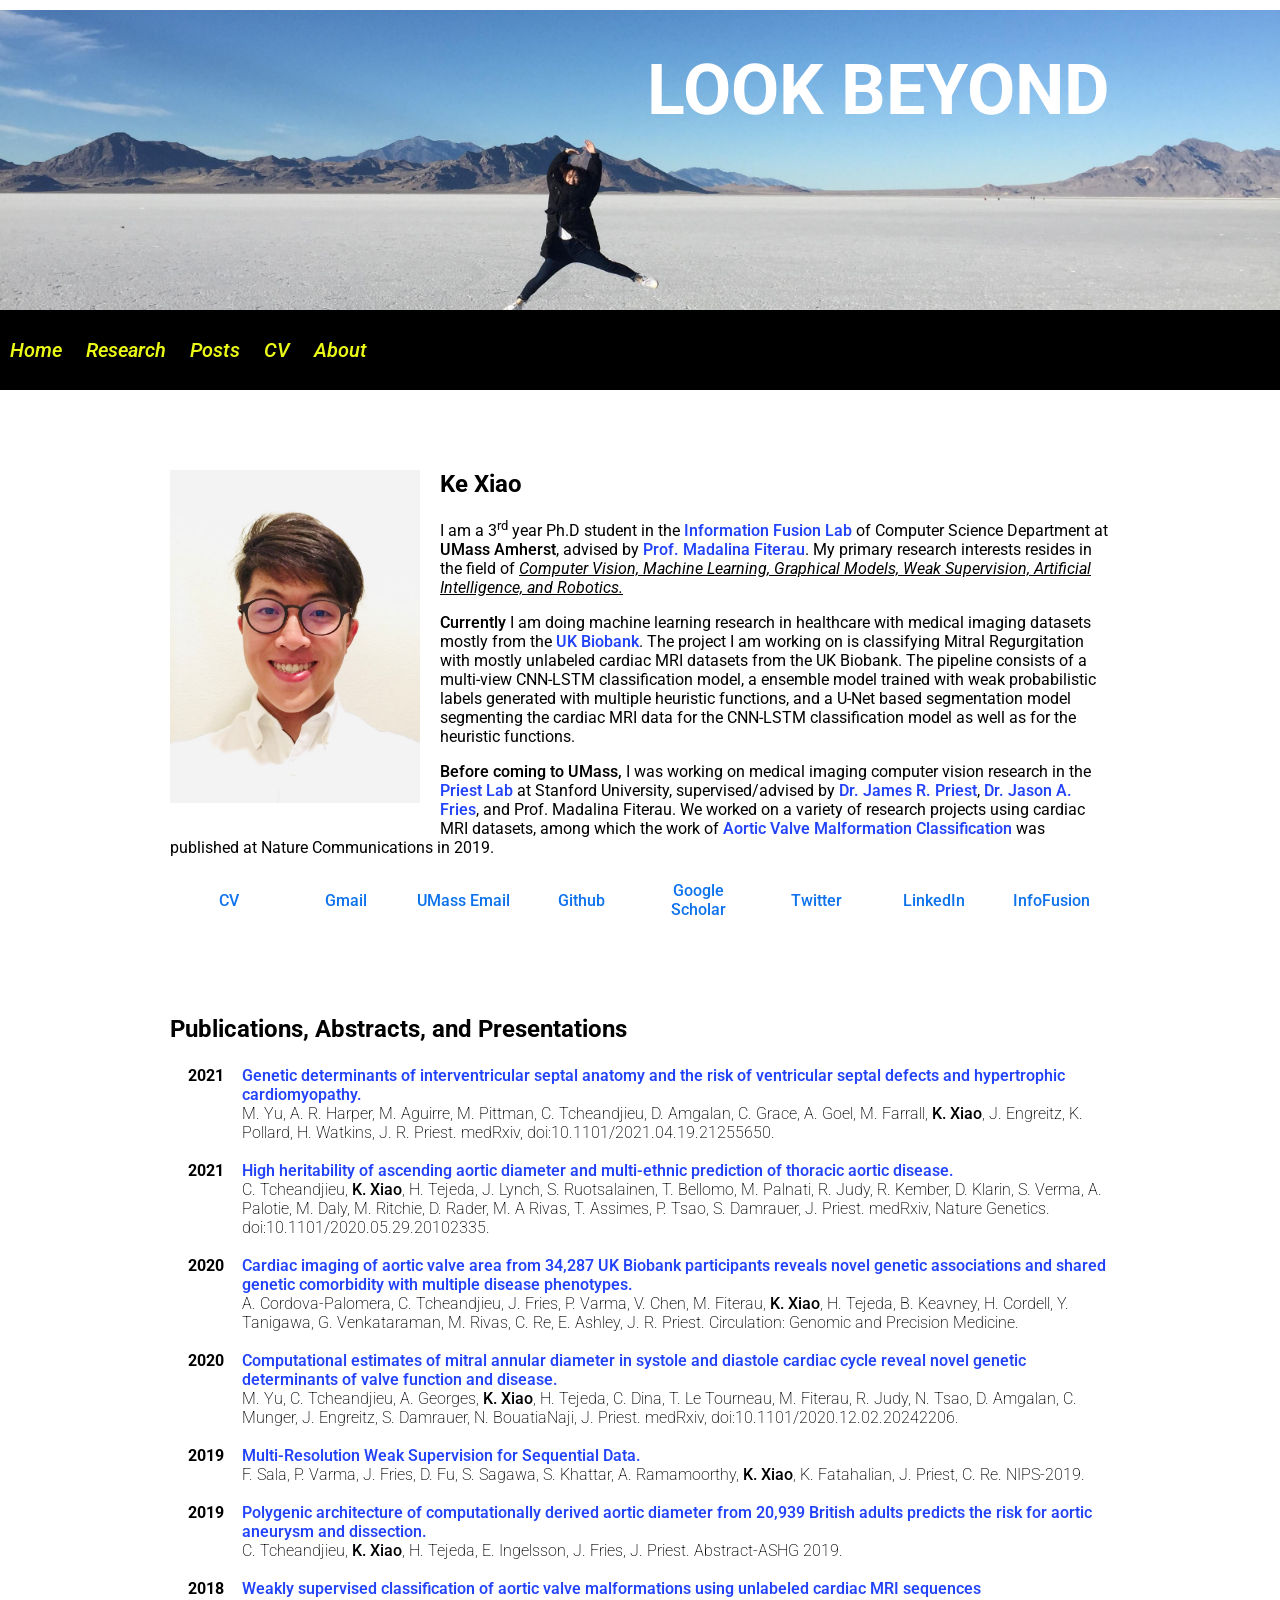
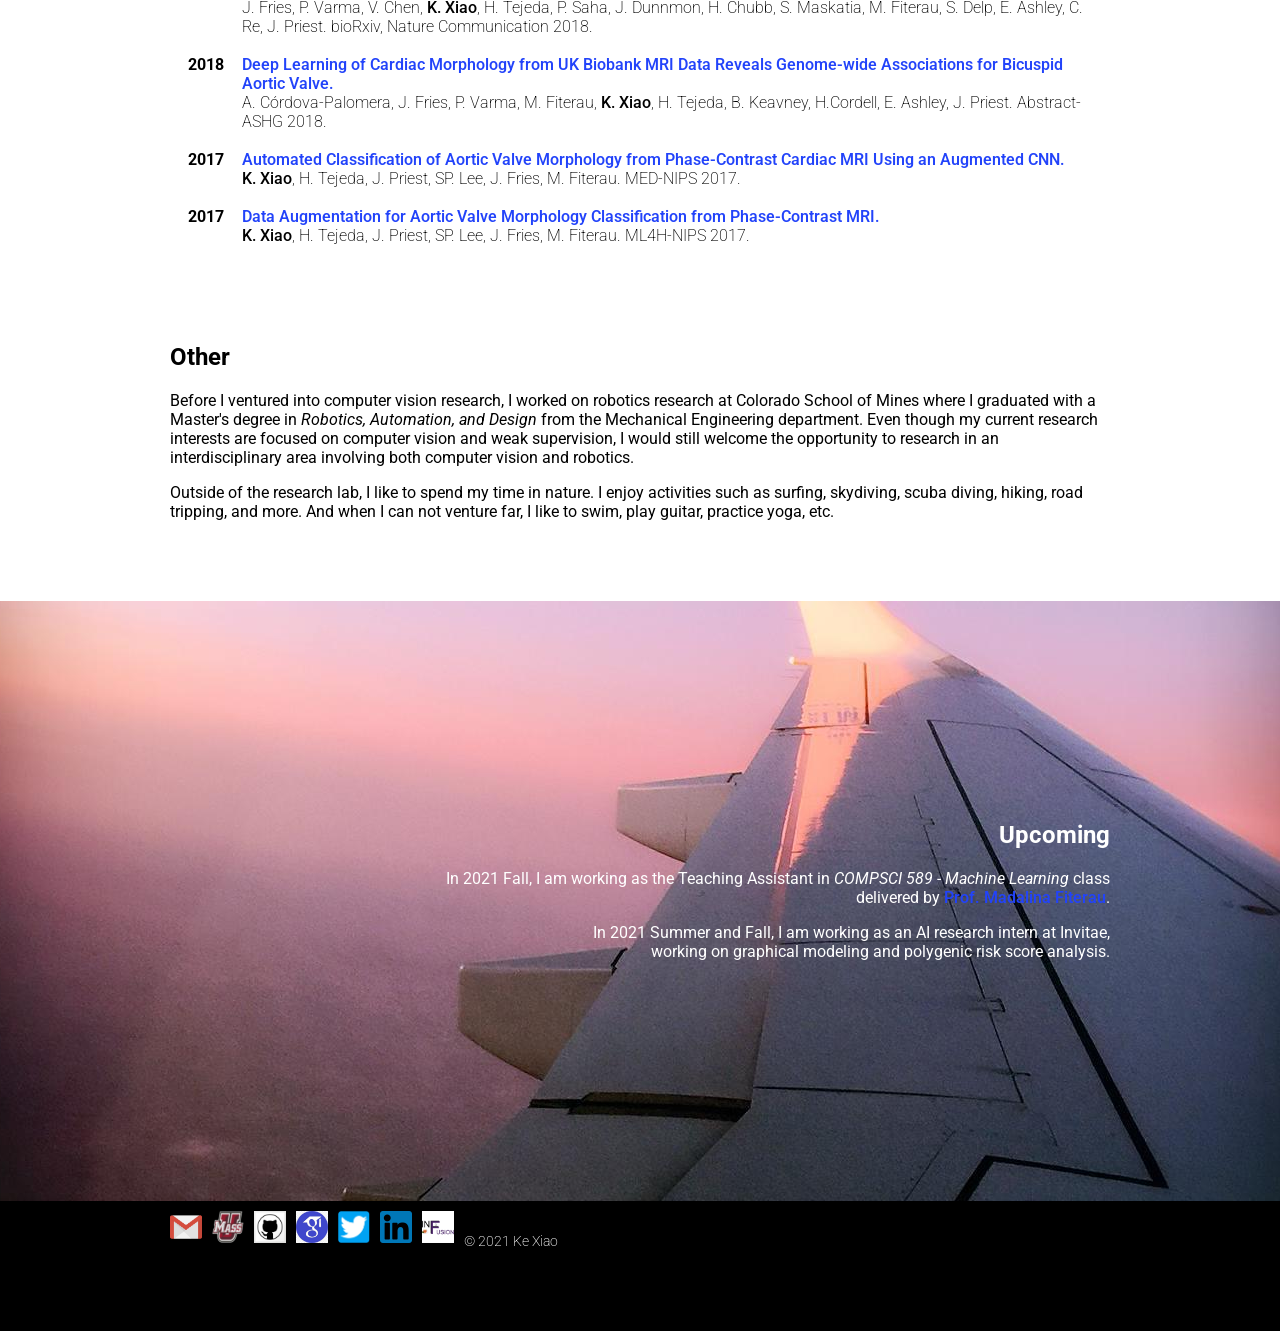
<file: index.html>
<!DOCTYPE html>
<html>
    <!-- The HEAD of the page -->
    <head>
        <title>Ke Xiao - Home</title>
        <link rel="icon" type="image/x-icon" href="img/UMass_logo/UMass_logo_64x64.png">
        <link href='https://fonts.googleapis.com/css?family=Roboto:400,300,500,100' rel='stylesheet' type='text/css'>
        <link href="css/style.css" type="text/css" rel="stylesheet">
    </head>


    <!-- The BODY of the page -->
    <body>
        <!-- HEADER -->
        <div class='header'>
            <div class='container'>
                <h1>Look Beyond</h1>
            </div>
        </div>

        <!-- NAVIGATOR -->
        <div class='nav'>
            <ul>
                <li><a href="./index.html">Home</a></li>
                <li><a href="subpages/research.html">Research</a></li>
                <li><a href="posts/posts.html">Posts</a></li>
                <!--li><a href="subpages/cv.html">CV</a></li-->
                <li><a href="pdf/kexiao_cv.pdf" download target="_blank">CV</a></li>
                <!--
                <li><a href="subpages/contact.html">Contact</a></li>
                -->
                <li><a href="subpages/about.html">About</a></li>
            </ul>
        </div>

        <!-- MAIN -->
        <div class='main'>

            <!-- Intro -->
            <div class='container'>
                <!--img src="img/personal/profile_480x480.JPG" height="360" width="360"-->
                <img src="img/personal/profile2_1000x750.jpg" height="333" width="250">
                <h2>Ke Xiao</h2>
                <p>I am a 3<sup>rd</sup> year Ph.D student in the <a href="https://groups.cs.umass.edu/infofusion/home" 
                   target="_blank"<b>Information Fusion Lab</b></a> of Computer Science Department at 
                   <b style="font-weight:550">UMass Amherst</b>, 
                   advised by <a href="https://www.cics.umass.edu/people/fiterau-brostean-madalina" 
                   target="_blank">Prof. Madalina Fiterau</a>.
                   
                   My primary research interests resides in the field of <u><em>Computer Vision, Machine Learning, 
                   Graphical Models, Weak Supervision, Artificial Intelligence, and Robotics.</em></u> 
                   </p>

                <p><b style="font-weight:550">Currently</b> 
                    I am doing machine learning research in healthcare with medical imaging datasets mostly from the 
                    <a href="https://www.ukbiobank.ac.uk/" target="_blank">UK Biobank</a>.
                    The project I am working on is classifying Mitral Regurgitation with mostly unlabeled cardiac MRI datasets from 
                    the UK Biobank. The pipeline consists of a multi-view CNN-LSTM classification model, a ensemble model trained
                    with weak probabilistic labels generated with multiple heuristic functions, and a U-Net based segmentation model
                    segmenting the cardiac MRI data for the CNN-LSTM classification model as well as for the heuristic functions.</p>

                <p><b style="font-weight:550">Before coming to UMass,</b>
                    I was working on medical imaging computer vision research in the 
                    <a href="https://priestlab.stanford.edu/" target="_blank">Priest Lab</a> at Stanford University, 
                    supervised/advised by <a href="https://profiles.stanford.edu/james-priest" 
                    target="_blank">Dr. James R. Priest</a>, <a href="http://web.stanford.edu/~jfries/" 
                    target="_blank">Dr. Jason A. Fries</a>, and Prof. Madalina Fiterau. We worked on a variety of research projects 
                    using cardiac MRI datasets, among which the work of 
                    <a href="https://www.nature.com/articles/s41467-019-11012-3" target="_blank">
                    Aortic Valve Malformation Classification</a> was published at Nature Communications in 2019.</p>


                <table style="100%" class="Table-Normal">
                    <tr style="width:100%">
                        <td style="width:12%" align=center>
                            <a href="pdf/kexiao_cv.pdf" download target="_blank">
                                <b style="font-weight: 500; color: #0D72EC">CV</b>
                            </a>
                        </td>

                        <td style="width:12%" align=center>
                            <a href="mailto:xiaoke17@gmail.com" target="_blank">
                                <b style="font-weight: 500; color: #0D72EC">Gmail</b>
                            </a>
                        </td>
                        <td style="width:12%" align=center>
                            <a href="mailto:kexiao@cs.umass.edu" target="_blank">
                                <b style="font-weight: 500; color: #0D72EC">UMass Email</b>
                            </a>
                        </td>
                        <td style="width:12%" align=center>
                            <a href="https://github.com/kexiao17" target="_blank">
                                <b style="font-weight: 500; color: #0D72EC">Github</b>
                            </a>
                        </td>
                        <td style="width:12%" align=center>
                            <a href="https://scholar.google.com/citations?user=UMVvb28AAAAJ&hl=en" target="_blank">
                                <b style="font-weight: 500; color: #0D72EC">Google Scholar</b>
                            </a>
                        </td>
                        <!-- ORCID: https://orcid.org/0000-0001-6453-0420 -->
                        <td style="width:12%" align=center>
                            <a href="https://twitter.com/Kexiao17" target="_blank">
                                <b style="font-weight: 500; color: #0D72EC">Twitter</b>
                            </a>
                        </td>
                        <td style="width:12%" align=center>
                            <a href="https://www.linkedin.com/in/kexiao-cs" target="_blank">
                                <b style="font-weight: 500; color: #0D72EC">LinkedIn</b>
                            </a>
                        </td>
                        <td style="width:12%" align=center>
                            <a href="https://github.com/Information-Fusion-Lab-Umass" target="_blank">
                                <b style="font-weight: 500; color: #0D72EC">InfoFusion</b>
                            </a>
                        </td>

                    </tr>
                </table>
            </div>


            <!-- Publications, Abstracts, and Presentations -->
            <div class='container'>
                <h2>Publications, Abstracts, and Presentations</h2>
                <table style="width:100%">
                <tr>
                    <td style="width:7%" align=center valign=top><b> 2021 </b></td>
                    <td style="width:90%">
                        <a href="https://www.medrxiv.org/content/10.1101/2021.04.19.21255650v1" target="_blank">
                        Genetic determinants of interventricular septal anatomy and the 
                        risk of ventricular septal defects and hypertrophic cardiomyopathy.</a></br>
                        M. Yu, A. R. Harper, M. Aguirre, M. Pittman, C. Tcheandjieu, D. Amgalan, C. Grace, 
                        A. Goel, M. Farrall, <b style="font-weight:500">K. Xiao</b>, J. Engreitz, K. Pollard, 
                        H. Watkins, J. R. Priest.
                        medRxiv, doi:10.1101/2021.04.19.21255650.
                    </td>
                </tr>
                <tr>
                    <td style="width:7%" align=center valign=top><b> 2021 </b></td>
                    <td style="width:90%">
                        <a href="https://www.medrxiv.org/content/10.1101/2020.05.29.20102335v1" target="_blank">
                        High heritability of ascending aortic diameter and multi-ethnic 
                        prediction of thoracic aortic disease.</a></br>
                        C. Tcheandjieu, <b style="font-weight:500">K. Xiao</b>, H. Tejeda, J. Lynch, S. Ruotsalainen, 
                        T. Bellomo, M. Palnati, R. Judy, R. Kember, D. Klarin, S. Verma, A. Palotie, M. Daly, M. Ritchie, 
                        D. Rader, M. A Rivas, T. Assimes, P. Tsao, S. Damrauer, J. Priest. 
                        medRxiv, Nature Genetics. doi:10.1101/2020.05.29.20102335.
                    </td>
                </tr>
                <tr>
                    <td style="width:7%" align=center valign=top><b> 2020 </b></td>
                    <td style="width:90%">
                        <a href="https://doi.org/10.1161/CIRCGEN.120.003014" target="_blank">
                            Cardiac imaging of aortic valve area from 34,287 UK Biobank
                            participants reveals novel genetic associations and shared genetic comorbidity with
                            multiple disease phenotypes.</a></br>
                            A. Cordova-Palomera, C. Tcheandjieu, J. Fries, P. Varma, V. Chen, M. Fiterau, 
                            <b style="font-weight:500">K. Xiao</b>, H. Tejeda, B. Keavney, H. Cordell, Y. Tanigawa, 
                            G. Venkataraman, M. Rivas, C. Re, E. Ashley, J. R. Priest. Circulation: Genomic and Precision Medicine.
                    </td>
                </tr>
                <tr>
                    <td style="width:7%" align=center valign=top><b> 2020 </b></td>
                    <td style="width:90%">
                        <a href="https://www.medrxiv.org/content/10.1101/2020.12.02.20242206v1" target="_blank">
                            Computational estimates of mitral annular diameter in systole and diastole cardiac cycle 
                            reveal novel genetic determinants of valve function and disease.</a></br>
                            M. Yu, C. Tcheandjieu, A. Georges, <b style="font-weight:500">K. Xiao</b>, H. Tejeda, 
                            C. Dina, T. Le Tourneau, M. Fiterau, R. Judy, N. Tsao, D. Amgalan, C. Munger, J. Engreitz, 
                            S. Damrauer, N. BouatiaNaji, J. Priest. medRxiv, doi:10.1101/2020.12.02.20242206.
                    </td>
                </tr>
                <tr>
                    <td style="width:7%" align=center valign=top><b> 2019 </b></td>
                    <td style="width:90%">
                        <a href="https://arxiv.org/abs/1910.09505" target="_blank">
                            Multi-Resolution Weak Supervision for Sequential Data.</a></br>
                            F. Sala, P. Varma, J. Fries, D. Fu, S. Sagawa, S. Khattar, A. Ramamoorthy, <b style="font-weight:500">
                            K. Xiao</b>, K. Fatahalian, J. Priest, C. Re. NIPS-2019.
                    </td>
                </tr>
                <tr>
                    <td style="width:7%" align=center valign=top><b> 2019 </b></td>
                    <td style="width:90%">
                        <a href="https://www.ashg.org/wp-content/uploads/2019/10/ASHG-2019-platform-plenary-abstracts.pdf" 
                            target="_blank">Polygenic architecture of computationally derived aortic diameter from 20,939 British 
                            adults predicts the risk for aortic aneurysm and dissection.</a></br>
                            C. Tcheandjieu, <b style="font-weight:500">K. Xiao</b>, H. Tejeda, E. Ingelsson, J. Fries, 
                            J. Priest. Abstract-ASHG 2019.
                    </td>
                </tr>
                <tr>
                    <td style="width:7%" align=center valign=top><b> 2018 </b></td>
                    <td style="width:90%">
                        <a href="https://www.nature.com/articles/s41467-019-11012-3" target="_blank">
                            Weakly supervised classification of aortic valve malformations using unlabeled cardiac 
                            MRI sequences</a></br>
                            J. Fries, P. Varma, V. Chen, <b style="font-weight:500">K. Xiao</b>, H. Tejeda, P. Saha, 
                            J. Dunnmon, H. Chubb, S. Maskatia, M. Fiterau, S. Delp, E. Ashley, C. Re, J. Priest. 
                            bioRxiv, Nature Communication 2018.
                    </td>
                </tr>
                <tr>
                    <td style="width:7%" align=center valign=top><b> 2018 </b></td>
                    <td style="width:90%">
                            <a href="https://www.ashg.org/wp-content/uploads/2019/10/2018-platform-plenary-abstracts.pdf" 
                            target="_blank">Deep Learning of Cardiac Morphology from UK Biobank
                            MRI Data Reveals Genome-wide Associations for Bicuspid Aortic Valve.</a></br>
                            A. Córdova-Palomera, J. Fries, P. Varma, M. Fiterau, <b style="font-weight:500">K. Xiao</b>, 
                            H. Tejeda, B. Keavney, H.Cordell, E. Ashley, J. Priest. Abstract-ASHG 2018.
                    </td>
                </tr>
                <tr>
                    <td style="width:7%" align=center valign=top><b> 2017 </b></td>
                    <td style="width:90%">
                            <a href="https://www.doc.ic.ac.uk/~bglocker/public/mednips2017/med-nips_2017_paper_23.pdf"
                            target="_blank">Automated Classification of Aortic Valve Morphology 
                            from Phase-Contrast Cardiac MRI Using an Augmented CNN.</a></br>
                            <b style="font-weight:500">K. Xiao</b>, H. Tejeda, J. Priest, SP. Lee, J. Fries, M. Fiterau. 
                            MED-NIPS 2017.
                    </td>
                </tr>
                <tr>
                    <td style="width:7%" align=center valign=top><b> 2017 </b></td>
                    <td style="width:90%">
                            <b style="font-weight:550; color: #2243FA">Data Augmentation for Aortic Valve Morphology 
                            Classification from Phase-Contrast MRI.</b></br>
                            <b style="font-weight:500">K. Xiao</b>, H. Tejeda, J. Priest, SP. Lee, J. Fries, M. Fiterau. 
                            ML4H-NIPS 2017.
                    </td>
                </tr>

                </table>
            </div>

            <!-- Projects -->
            <!--
            <div class="container">
                <h2>Projects</h2>
                <table>
                <tr>
                    <td style="width:5%">
                    </td>
                    <td style="width:95%">
                        <h3> Bicuspid Aortic Valve Malformation Classification with Weak Supervision</h3>
                    </td>
                </tr>

                <tr>
                    <td style="width:5%">
                    </td>
                    <td style="wdith:95%">
                        I worked on the project of detecting the bicuspid aortic valve malformation at Stanford.
                        Normal aortic valve has three cuspids, and due to congenital conditions and unhealthy lifestyles, it could
                        lead to a malformation of bicuspid valve.
                        And if left undetected and untreated, it could lead to cardiac arrest or worse.
                        The main difficulty in this project is that the condition has a prevalence of less than 2% in general
                        population, and only about 6% in our dataset.
                        On top of this, we are working with unlabeled datasets from the UK Biobank.
                        We applied domain knowledge on processed segments to form noisy
                        weak labels which is in turn used to train a deep neural network model (CNN-LSTM) to generate the final
                        predictions. In the final classification results, we have a 61% improvement in F1 score (37.8 to 60.8),
                        171% improvement in precision (30.7 to 83.3), and model improves as we add more unlabeled data!
                    </td>
                </tr>

                <tr>
                    <td style="width:5%">
                    </td>
                    <td style="wdith:95%">
                        <img src="./img/projects/BAV_Poster.png" width=auto height=auto>
                    </td>
                </tr>

                <tr>
                    <td style="width:5%">
                    </td>
                    <td style="wdith:95%">
                        <h3>Mitral Regurgitation Classification with Cardiac MRI Sequences</h3>
                    </td>
                </tr>

                <tr>
                    <td style="width:5%">
                    </td>
                    <td style="wdith:95%">
                        Mitral valve is the valve connecting the left atrium and left ventricle of the heart. Mitral valve
                        regurgitation is the condition where the blood flows back from the left ventricle into the left atrium.
                        And if left undetected and untreated, it will lead to severe complications including pulmonary edema,
                        blood clots, stroke, heart failure.
                        In the Mitral Valve Regurgitation classification pipeline, we employed a U-Net segmentation model and
                        applied the masks to the raw MRI datasets, then feed the center-cropped, masked dataset into a
                        discriminative deep neural network to get final probabilistic labels.
                    </td>
                </tr>

                <tr>
                    <td style="width:5%">
                    </td>
                    <td style="wdith:95%">
                        <img src="./img/projects/MR_Poster.png" width=auto height=auto>
                    </td>
                </tr>

                </table>
            </div>
            -->

            <!-- Other -->
            <div class="container">
                <h2>Other</h2>
                <p>Before I ventured into computer vision research, I worked on robotics research at Colorado School of Mines 
                   where I graduated with a Master's degree in <em>Robotics, Automation, and Design</em> from the 
                   Mechanical Engineering department. Even though my current research interests are focused on computer vision and
                   weak supervision, I would still welcome the opportunity to research in an interdisciplinary area involving 
                   both computer vision and robotics.</p>

                <p>Outside of the research lab, I like to spend my time in nature. I enjoy activities such as surfing, 
                   skydiving, scuba diving, hiking, road tripping, and more. And when I can not venture far, I like to swim, 
                   play guitar, practice yoga, etc.</p>
            </div>

        </div>



        <!-- UPCOMING -->
        <div class="upcoming">
            <div class="container">
                <h2>Upcoming</h2>
                <p>In 2021 Fall, I am working as the Teaching Assistant in <em>COMPSCI 589 - Machine Learning</em> 
                   class </br> delivered by <a href="https://www.cics.umass.edu/people/fiterau-brostean-madalina" 
                   target="_blank">Prof. Madalina Fiterau</a>. </p>

                <p>In 2021 Summer and Fall, I am working as an AI research intern at Invitae, </br> working on graphical
                   modeling and polygenic risk score analysis.
                </p>
            </div>
        </div>

        <!-- FOOTER -->
        <div class="footer">
            <div class="container">
                <a href="mailto:xiaoke17@gmail.com" target="_blank">
                    <img src="./img/contact/logo_gmail.png" height="32" width="32">
                </a>
                <a href="mailto:kexiao@cs.umass.edu" target="_blank">
                    <img src="./img/UMass_logo/UMass_logo.png" height="32" width="32">
                </a>
                <a href="https://github.com/kexiao17" target="_blank">
                    <img src="./img/contact/logo_github.jpg" height="32" width="32">
                </a>
                <a href="https://scholar.google.com/citations?user=UMVvb28AAAAJ&hl=en" target="_blank">
                    <img src="./img/contact/logo_google_scholar.jpg" height="32" width="32">
                </a>
                <a href="https://twitter.com/Kexiao17" target="_blank">
                    <img src="./img/contact/logo_twitter.png" height="32" width="32">
                </a>
                <a href="https://www.linkedin.com/in/kexiao-cs" target="_blank">
                    <img src="./img/contact/logo_linkedin.png" height="32" width="32">
                </a>
                <a href="https://github.com/Information-Fusion-Lab-Umass" target="_blank">
                    <img src="./img/contact/logo_info_fusion.png" height="32" width="32">
                </a>
                <p>&copy; 2021 Ke Xiao</p>
            </div>
        </div>


    </body>
</html>
</file>
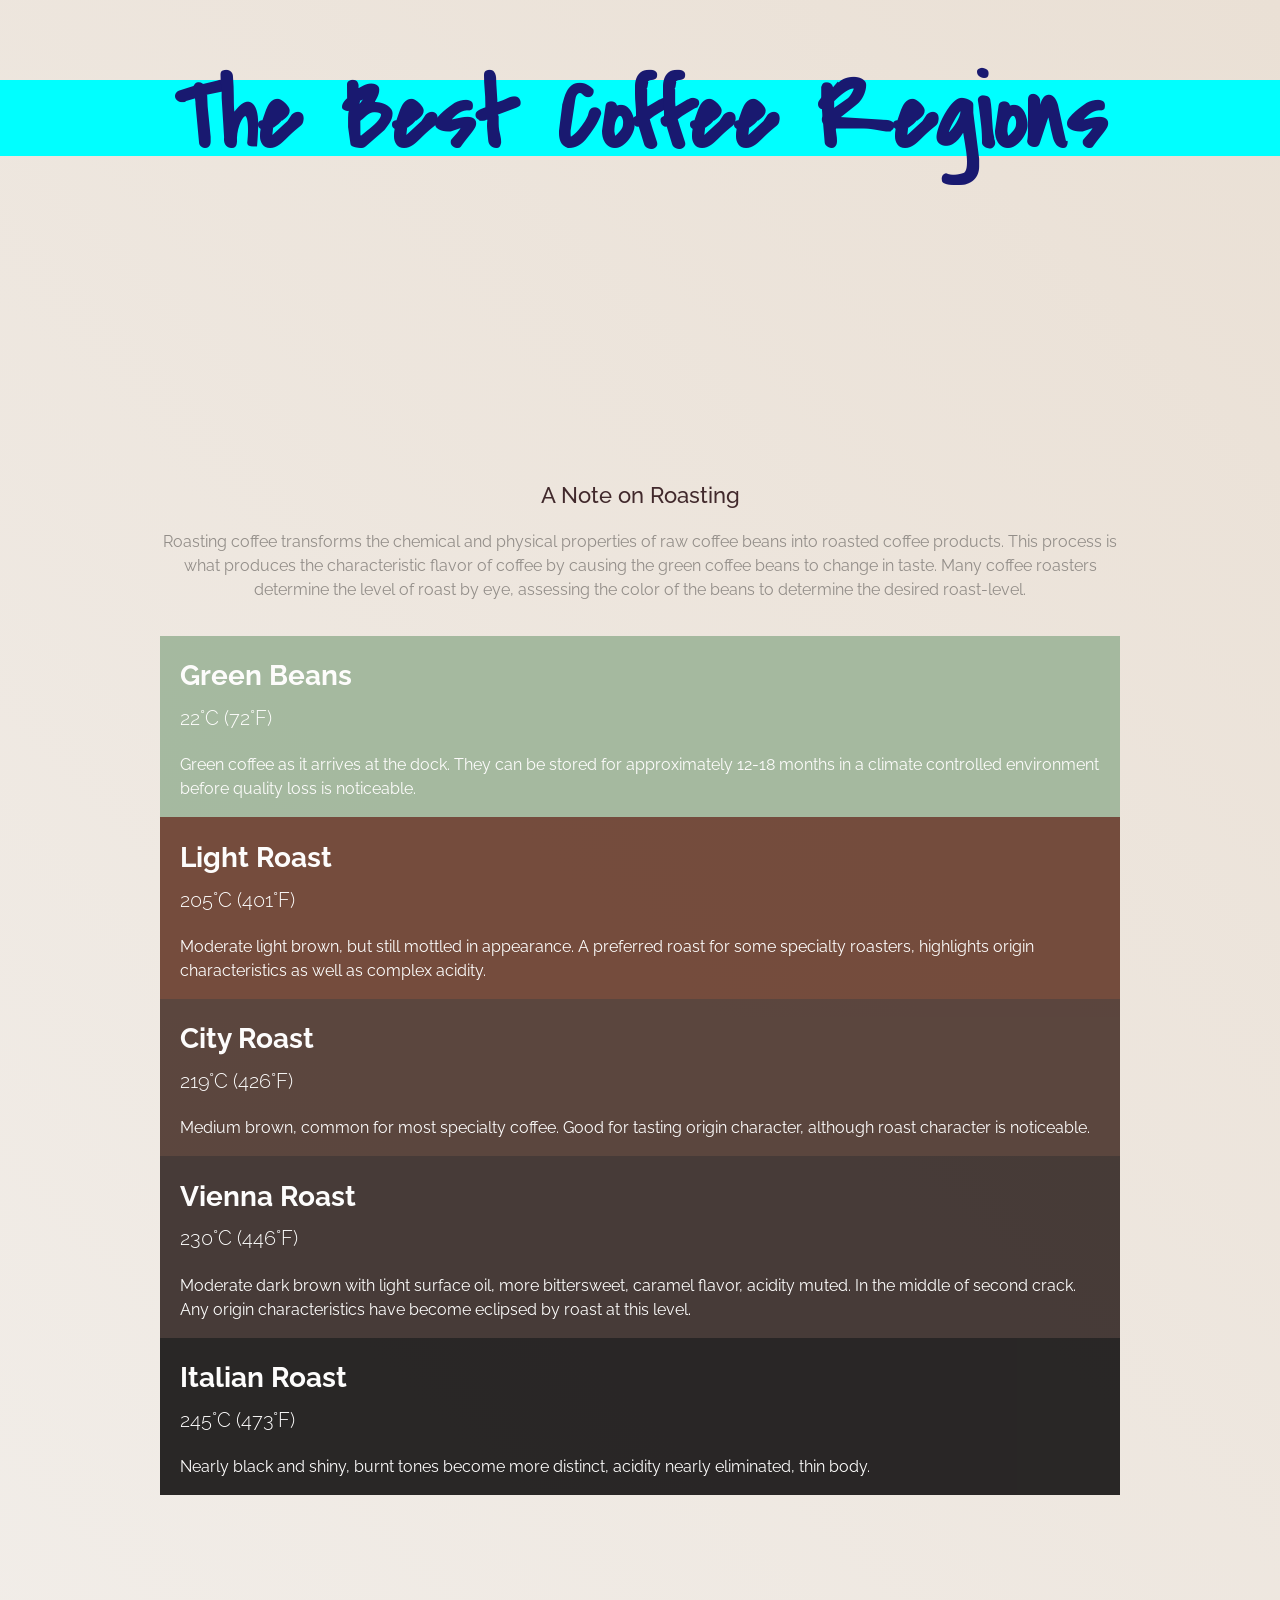
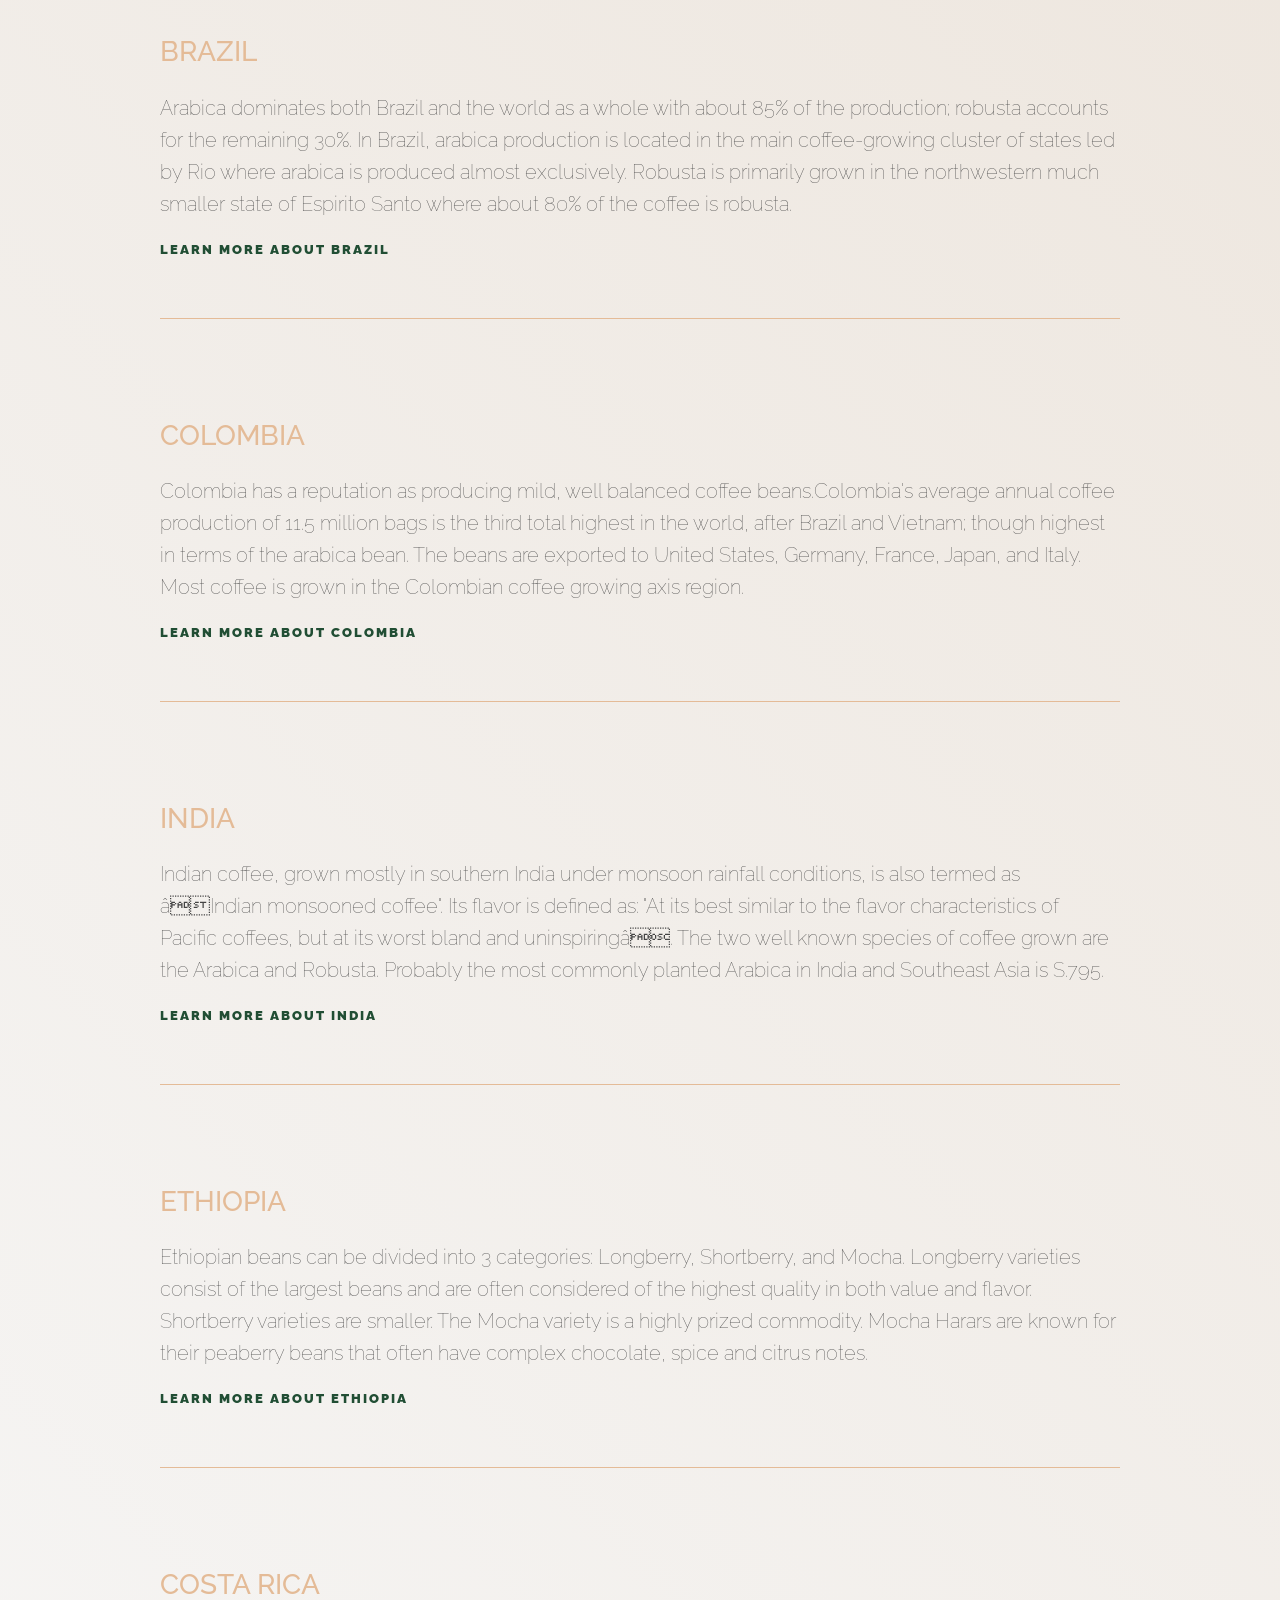
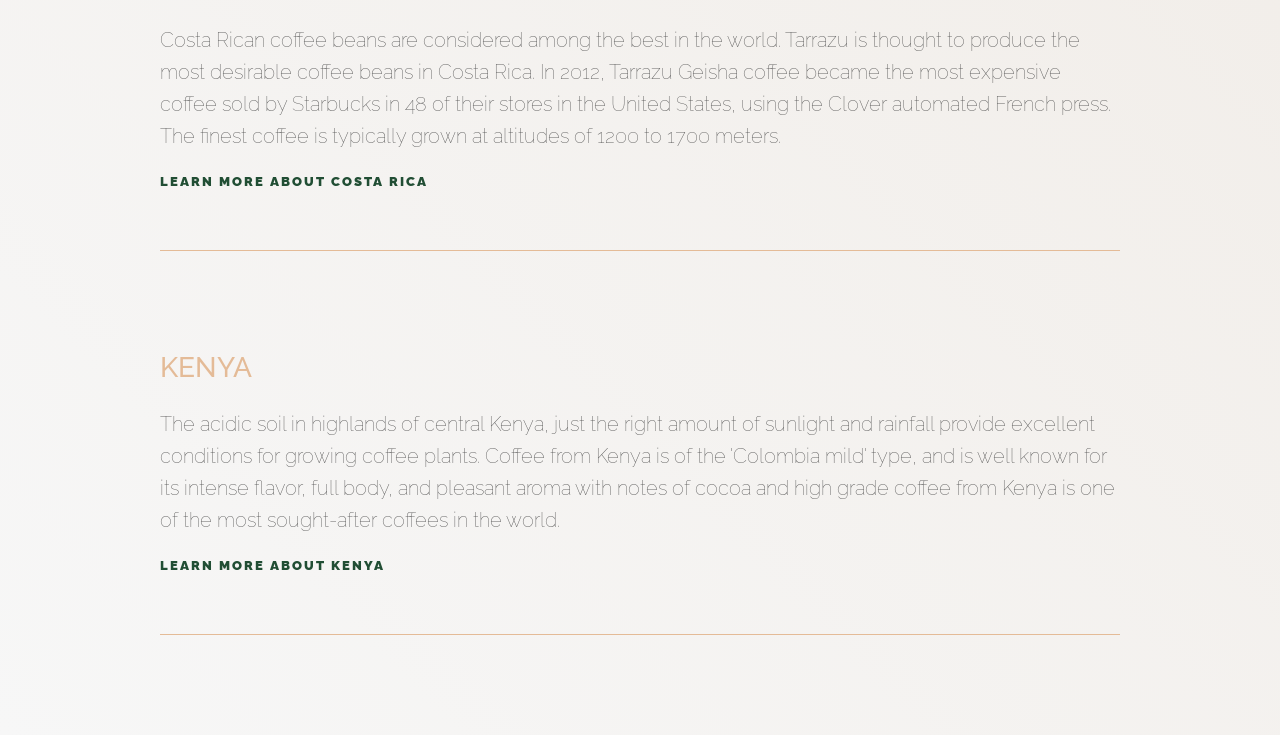
<file: codecademy/css/color/index.html>
<!DOCTYPE html>
<html>
<head>
  <title>The Best Coffee - By Region</title>
  <link href="https://fonts.googleapis.com/css?family=Covered+By+Your+Grace|Raleway:100,500,600,800" rel="stylesheet">
  <link rel="stylesheet" type="text/css" href="style.css">
</head>
<body>

  <div class="header">
    <h1>The Best Coffee Regions</h1>
  </div>

  <div class="roasting">
    <h3>A Note on Roasting</h3>
    <p>Roasting coffee transforms the chemical and physical properties of raw coffee beans into roasted coffee products. This process is what produces the characteristic flavor of coffee by causing the green coffee beans to change in taste. Many coffee roasters determine the level of roast by eye, assessing the color of the beans to determine the desired roast-level.</p>
  <br>
      <div class="spectrum">
        <div class="green">
          <h4>Green Beans</h4>
          <h5>22&degC (72&degF)</h5>
          <p>Green coffee as it arrives at the dock. They can be stored for approximately 12-18 months in a climate controlled environment before quality loss is noticeable.</p>
        </div>
        <div class="light">
          <h4>Light Roast</h4>
          <h5>205&degC (401&degF)</h5>
          <p>Moderate light brown, but still mottled in appearance. A preferred roast for some specialty roasters, highlights origin characteristics as well as complex acidity.</p>
        </div>
        <div class="city">
          <h4>City Roast</h4>
          <h5>219&degC (426&degF)</h5>
          <p>Medium brown, common for most specialty coffee. Good for tasting origin character, although roast character is noticeable.</p>
        </div>
        <div class="vienna">
          <h4>Vienna Roast</h4>
          <h5>230&degC (446&degF)</h5>
          <p>Moderate dark brown with light surface oil, more bittersweet, caramel flavor, acidity muted. In the middle of second crack. Any origin characteristics have become eclipsed by roast at this level.</p>
        </div>
        <div class="italian">
          <h4>Italian Roast</h4>
          <h5>245&degC (473&degF)</h5>
          <p>Nearly black and shiny, burnt tones become more distinct, acidity nearly eliminated, thin body.</p>
        </div>
      </div>
  </div>

  <ul>
    <li>
      <h2>Brazil</h2>
      <p>Arabica dominates both Brazil and the world as a whole with about 85% of the production; robusta accounts for the remaining 30%. In Brazil, arabica production is located in the main coffee-growing cluster of states led by Rio where arabica is
        produced almost exclusively. Robusta is primarily grown in the northwestern much smaller state of Espirito Santo where about 80% of the coffee is robusta.</p>
      <a href="#">Learn More about Brazil</a>
    </li>
    <li>
      <h2>Colombia</h2>
      <p>Colombia has a reputation as producing mild, well balanced coffee beans.Colombia's average annual coffee production of 11.5 million bags is the third total highest in the world, after Brazil and Vietnam; though highest in terms of the arabica
        bean. The beans are exported to United States, Germany, France, Japan, and Italy. Most coffee is grown in the Colombian coffee growing axis region.</p>
      <a href="#">Learn More about Colombia</a>
    </li>
    <li>
      <h2>India</h2>
      <p>Indian coffee, grown mostly in southern India under monsoon rainfall conditions, is also termed as âIndian monsooned coffee". Its flavor is defined as: "At its best similar to the flavor characteristics of Pacific coffees, but at its worst bland and uninspiringâ. The two well known species of coffee grown are the Arabica and Robusta. Probably the most commonly planted Arabica in India and Southeast Asia is S.795.</p>
      <a href="#">Learn More about India</a>
    </li>
    <li>
      <h2>Ethiopia</h2>
      <p>Ethiopian beans can be divided into 3 categories: Longberry, Shortberry, and Mocha. Longberry varieties consist of the largest beans and are often considered of the highest quality in both value and flavor. Shortberry varieties are smaller. The Mocha variety is a highly prized commodity. Mocha Harars are known for their peaberry beans that often have complex chocolate, spice and citrus notes.</p>
      <a href="#">Learn More about Ethiopia</a>
    </li>
    <li>
      <h2>Costa Rica</h2>
      <p>Costa Rican coffee beans are considered among the best in the world. Tarrazu is thought to produce the most desirable coffee beans in Costa Rica. In 2012, Tarrazu Geisha coffee became the most expensive coffee sold by Starbucks in 48 of their stores in the United States, using the Clover automated French press. The finest coffee is typically grown at altitudes of 1200 to 1700 meters.</p>
      <a href="#">Learn More about Costa Rica</a>
    </li>
    <li>
      <h2>Kenya</h2>
      <p>The acidic soil in highlands of central Kenya, just the right amount of sunlight and rainfall provide excellent conditions for growing coffee plants. Coffee from Kenya is of the 'Colombia mild' type, and is well known for its intense flavor, full body, and pleasant aroma with notes of cocoa and high grade coffee from Kenya is one of the most sought-after coffees in the world.</p>
      <a href="#">Learn More about Kenya</a>
    </li>
  </ul>

</body>
</html>
</file>
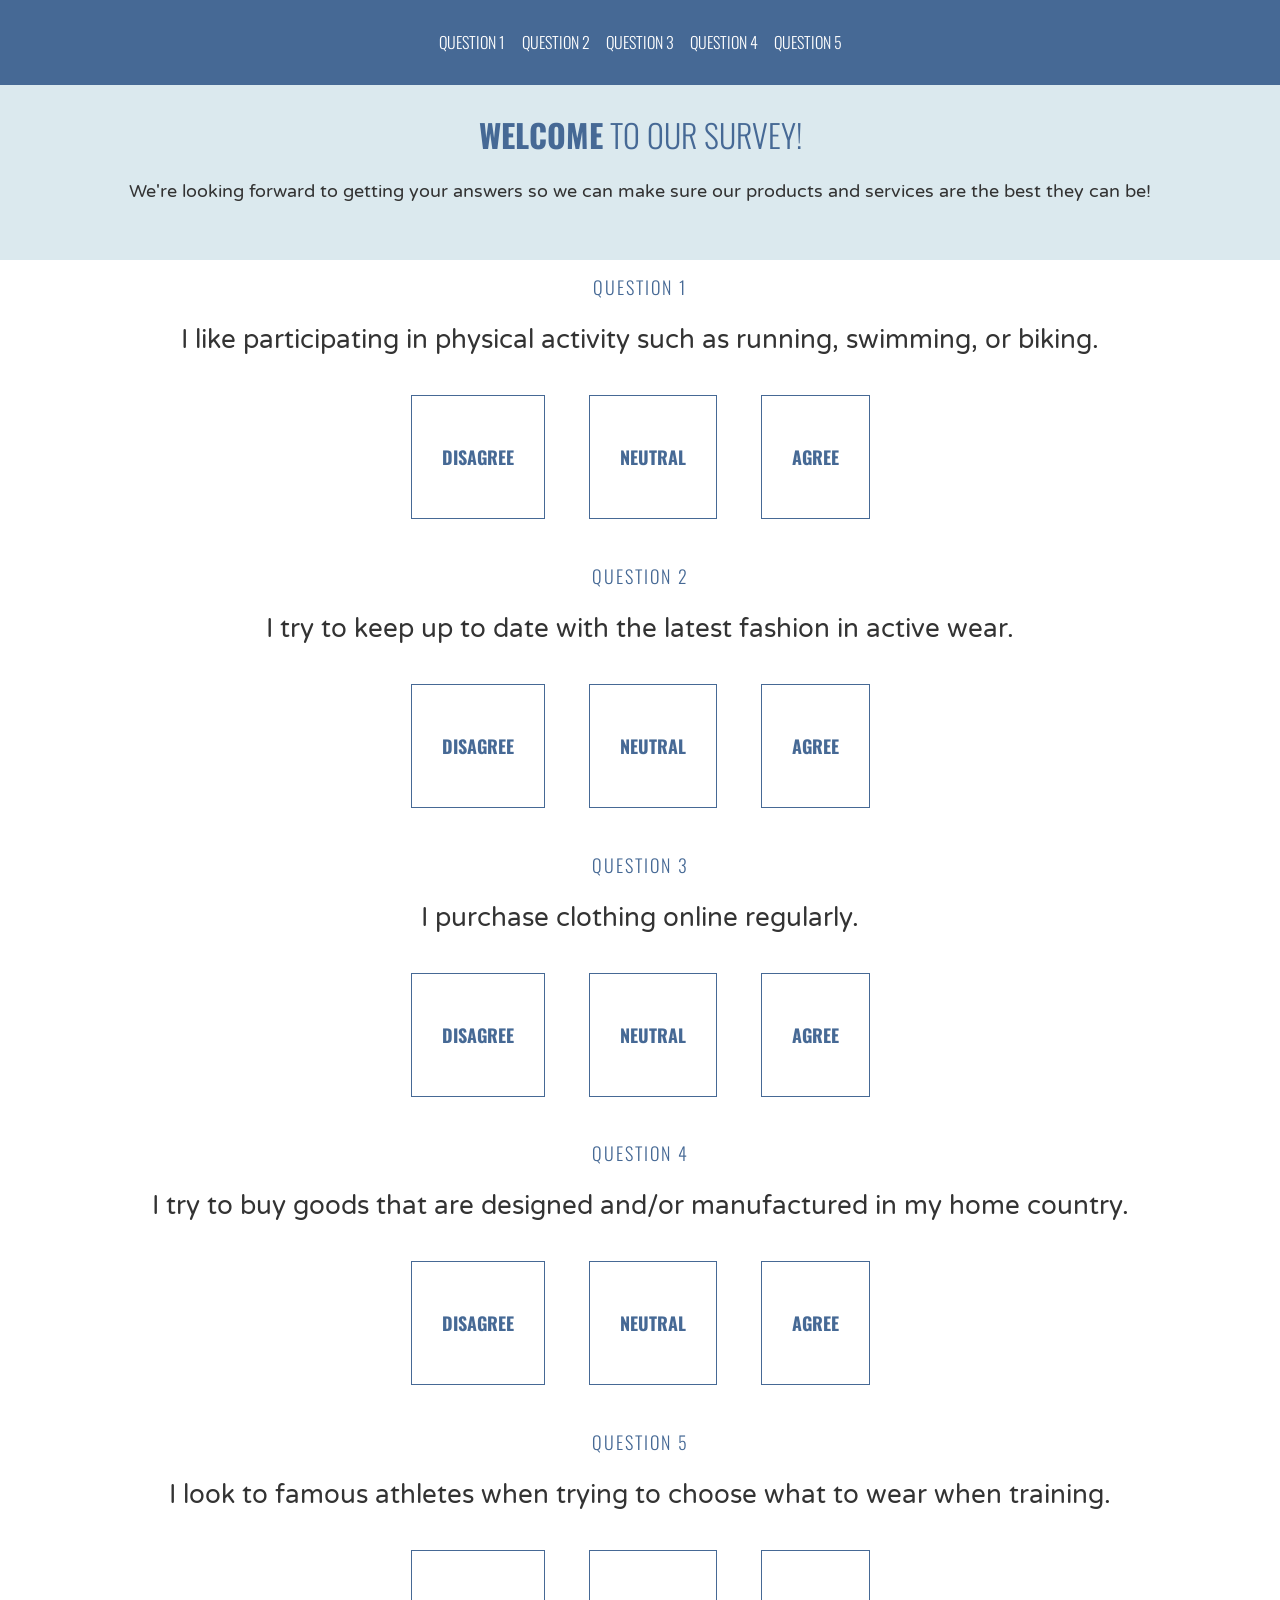
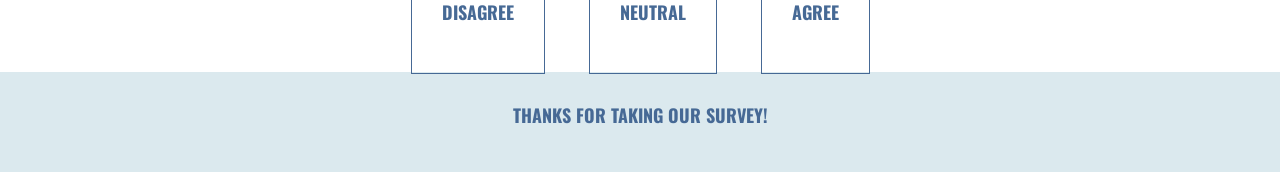
<file: codecademy/css/position/index.html>
<!DOCTYPE html>
<html>
<head>
  <title>Please Participate in Our Survey!</title>
  <link href="https://fonts.googleapis.com/css?family=Oswald:300,700|Varela+Round" rel="stylesheet">
  <link rel="stylesheet" type="text/css" href="style.css">
</head>
<body>

  <header>
    <ul>
      <li>Question 1</li>
      <li>Question 2</li>
      <li>Question 3</li>
      <li>Question 4</li>
      <li>Question 5</li>
    </ul>
  </header>
  
  <div class="welcome">
    <h1><strong>Welcome</strong> to our survey!</h1>
    <p>We're looking forward to getting your answers so we can make sure our products and services are the best they can be!</p>
  </div>

  <div class="question">
    <h4>Question 1</h4>
    <h2>I like participating in physical activity such as running, swimming, or biking.</h2>

    <div class="answer">
      <h3>Disagree</h3>
    </div>

    <div class="answer">
      <h3>Neutral</h3>
    </div>

    <div class="answer">
      <h3>Agree</h3>
    </div>
  </div>

  <div class="question">
    <h4>Question 2</h4>
    <h2>I try to keep up to date with the latest fashion in active wear.</h2>

    <div class="answer">
      <h3>Disagree</h3>
    </div>

    <div class="answer">
      <h3>Neutral</h3>
    </div>

    <div class="answer">
      <h3>Agree</h3>
    </div>
  </div>

  <div class="question">
    <h4>Question 3</h4>
    <h2>I purchase clothing online regularly.</h2>

    <div class="answer">
      <h3>Disagree</h3>
    </div>

    <div class="answer">
      <h3>Neutral</h3>
    </div>

    <div class="answer">
      <h3>Agree</h3>
    </div>
  </div>

  <div class="question">
    <h4>Question 4</h4>
    <h2>I try to buy goods that are designed and/or manufactured in my home country.</h2>

    <div class="answer">
      <h3>Disagree</h3>
    </div>

    <div class="answer">
      <h3>Neutral</h3>
    </div>

    <div class="answer">
      <h3>Agree</h3>
    </div>
  </div>

  <div class="question">
    <h4>Question 5</h4>
    <h2>I look to famous athletes when trying to choose what to wear when training.</h2>

    <div class="answer">
      <h3>Disagree</h3>
    </div>

    <div class="answer">
      <h3>Neutral</h3>
    </div>

    <div class="answer">
      <h3>Agree</h3>
    </div>
  </div>
  <footer>
    <h3>Thanks for taking our survey!</h3>
  </footer>
</body>
</html>
</file>
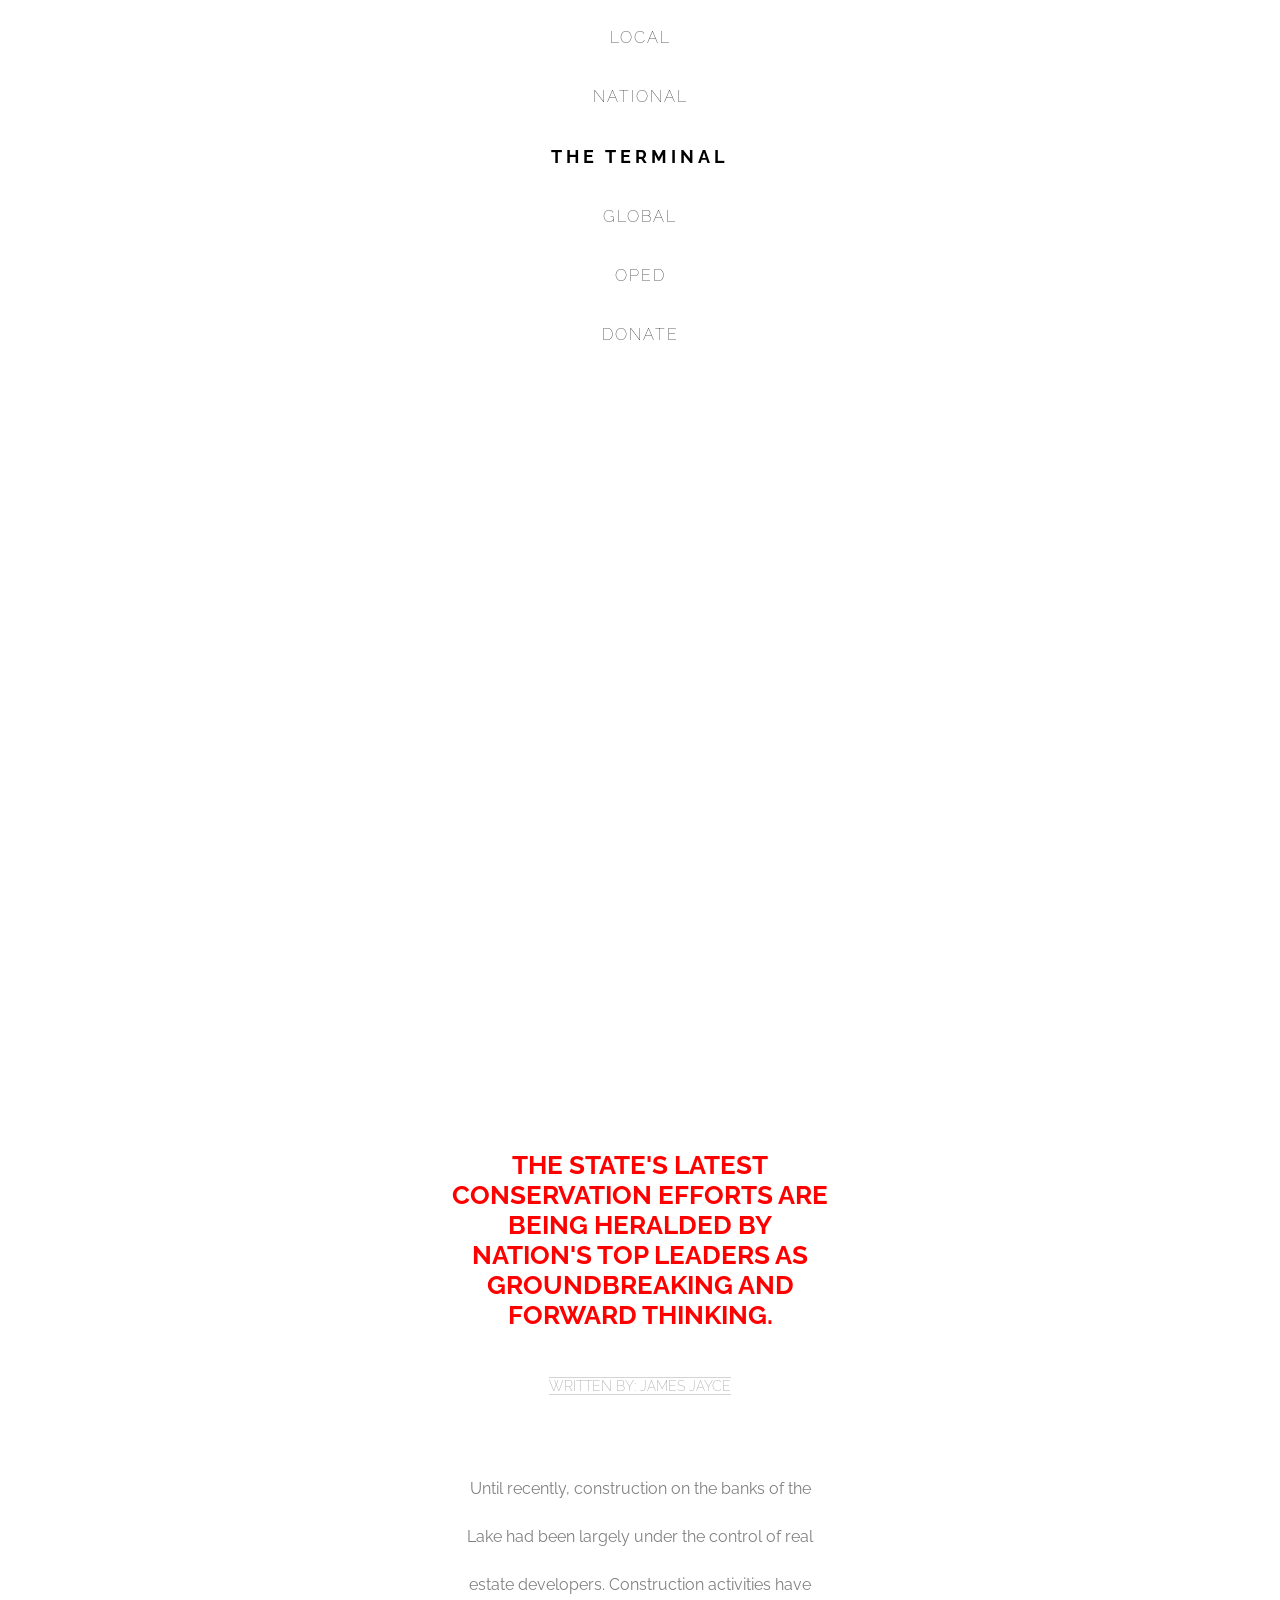
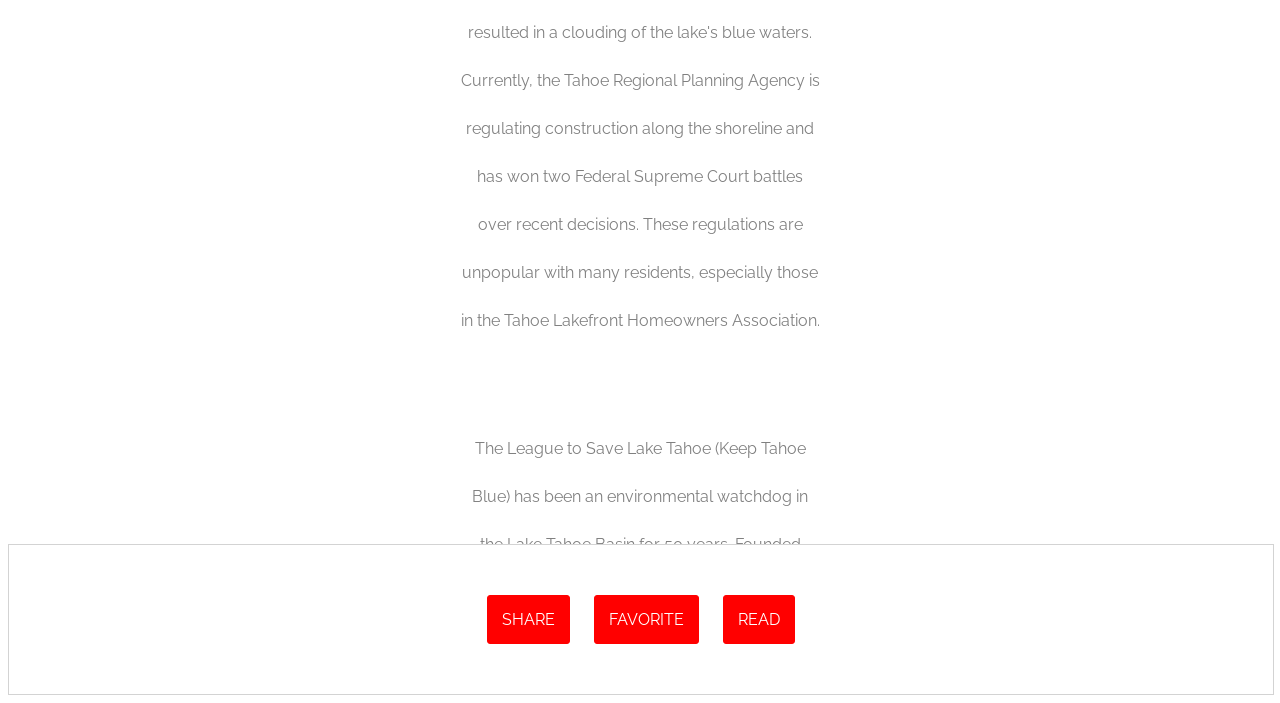
<file: codecademy/css/boxmodel/beginning/index.html>
<!DOCTYPE html>
<html>
<head>
  <title>The Terminal - Your Source for Fact-Based News</title>
  <link href="https://fonts.googleapis.com/css?family=Amatic+SC|Raleway:100,200,600,700" rel="stylesheet">
  <link rel="stylesheet" type="text/css" href="style.css">
</head>
<body>

  <nav class="navigation">
    <ul>
      <li>LOCAL</li>
      <li>NATIONAL</li>
      <li class="logo">THE TERMINAL</li>
      <li>GLOBAL</li>
      <li>OPED</li>
      <li class="donate">DONATE</li>
    </ul>
  </nav>

  <div id="banner">
    <div class="content">
      <h1>Conservation Efforts at Lake Tahoe Being Praised by Nation's Leaders</h1>
    </div>
  </div>

  <div id="main" class="content">
    <h3>THE STATE'S LATEST CONSERVATION EFFORTS ARE BEING HERALDED BY NATION'S TOP LEADERS AS GROUNDBREAKING AND FORWARD THINKING.</h3>
    <span class="byline">WRITTEN BY: JAMES JAYCE</span>
    <p>Until recently, construction on the banks of the Lake had been largely under the control of real estate developers. Construction activities have resulted in a clouding of the lake's blue waters. Currently, the Tahoe Regional Planning Agency is regulating construction along the shoreline and has won two Federal Supreme Court battles over recent decisions. These regulations are unpopular with many residents, especially those in the Tahoe Lakefront Homeowners Association.</p>

    <p>The League to Save Lake Tahoe (Keep Tahoe Blue) has been an environmental watchdog in the Lake Tahoe Basin for 50 years. Founded when a proposal to build a four-lane highway around the lake (with a bridge over the entrance to Emerald Bay) was proposed in 1957, the League has thwarted poorly designed development projects and environmentally unsound planning. The League embraces responsible and diversified use of the Lake's resources while protecting and restoring its natural attributes.</p>

    <div class="pull-quote">
      <h2>"THE LEAGUE EMBRACES RESPONSIBLE AND DIVERSIFIED USE OF THE LAKE'S RESOURCES WHILE PROTECTING AND RESTORING ITS NATURAL ATTRIBUTES"</h2>
    </div>

    <p>Since 1980, the Lake Tahoe Interagency Monitoring Program (LTIMP) has been measuring stream discharge and concentrations of nutrients and sediment in up to 10 tributary streams in the Lake Tahoe Basin, California-Nevada. The objectives of the LTIMP are to acquire and disseminate the water quality information necessary to support science-based environmental planning and decision making in the basin. The LTIMP is a cooperative program with support from 12 federal and state agencies with interests in the Tahoe Basin. This data set, together with more recently acquired data on urban runoff water quality, is being used by the Lahontan Regional Water Quality Control Board to develop a program (mandated by the Clean Water Act) to limit the flux of nutrients and fine sediment to the Lake.</p>

    <p>UC Davis remains a primary steward of the lake. The UC Davis Tahoe Environmental Research Center is dedicated to research, education and public outreach, and to providing objective scientific information for restoration and sustainable use of the Lake Tahoe Basin. Each year, it produces a well-publicized "State of the Lake" assessment report.</p>
  </div>

  <div class="share">
    <a href="#">SHARE</a>
    <a href="#">FAVORITE</a>
    <a href="#">READ</a>
  </div>

</body>
</html>
</file>
<file: css/style.css>
html, body {
  margin: 0;
  padding: 0;
}

body {
  font-family: 'Roboto', sans-serif;
  font-weight: 200;
}

a {
    font-weight: 550;
}

a:link{
  color: #2243FA;
  text-decoration: none;
}

a:visited{
  /*color: #ED136F;*/
  /*color: #694BE6;*/
  /*color: #0DE65F;*/
  /*color: #078537;*/
  color: #4E03E4;
  text-decoration: none;
}

a:hover{
  color: #93017A;
  text-decoration: underline;
}

a:active{
  color: #FEFE0E;
  text-decoration: underline;
}

.container {
  margin: 0 auto;
  max-width: 940px; 
  padding: 0 10px;
}

.header {
  background: url(../img/personal/background01.JPG) no-repeat center center; 
  background-size: cover;
  height: 300px;
  text-align: center; 
}

.header .container {
  position: relative;
  top: 70px;
}

.header h1 {
  color: #fff;
  text-align: right;
  line-height: 20px; 
  font-size: 10px;
  margin-top: 10px;
  margin-bottom: 20px;
  text-transform: uppercase; 
}

@media (min-width:850px) {
  .header h1 {
    font-size: 70px;
  }
}

.header p {
  color: #fff;
  font-weight: 500;
  letter-spacing: 8px;
  margin-bottom: 40px;
  margin-top: 0;
  text-transform: uppercase; 
}

.main p {
    font-weight: 400;
}

.btn {
  color: #fff;
  background: #000;
  padding: 10px 40px;
  text-decoration: none; 
  transition: background .5s; 
}

.nav { 
  background: #000;
  height: 80px; 
  width: 100%;
}

.nav ul {
  height: 80px;
  list-style: none;
  margin: 0 auto; 
  padding: 0;
}

.nav ul li{
  color: #EBF917;
  font-weight: bold;
  font-style: oblique;
  font-size: 20px;
  display: inline-block; 
  height: 80px;
  line-height: 80px; 
  list-style: none;
  padding: 0 10px;
  transition: background .5s; 
}

.nav ul li a {
  color: inherit;
  text-decoration:none;
}


.btn:hover, .nav ul li:hover {
  background: #11f2ff;
  color: #4B003E;
  cursor: pointer; 
  transition: background .5s;  
}

.main .container {
  margin: 80px auto;
}

.main .container td {
    padding-bottom: 1em;
}

.topcap {
    position: absolute;
    top: -10px;
}

.main img {
  float: left;
  margin: 0px 20px 20px 0px;
}


.upcoming {
  background: url(../img/personal/background03_h600.JPG) center center;
  background-size: cover;
  height: 600px; 
}

.upcoming .container {
  position: relative;
  top: 220px;
}

.upcoming h2 {
  color: #fff;
  text-align: right; 
}

.upcoming p {
  color: #fff; 
  text-align: right; 
  font-weight:400;
}

.upcoming .btn {
  margin: 10px 0 0;
  float: right; 
}


.footer { 
  background: #000;
  height: 80px; 
  padding-bottom: 50px;
}

.footer p { 
  color: #fff;
  font-size: 14px;  
  height: 80px; 
  line-height: 80px;
  margin: 0;  
}

.footer img {
  float: left;
  margin: 10px 10px 20px 0px;
}

@media (max-width: 500px) {
  .header h1 {
    font-size: 50px;
    line-height: 64px;
  }

  .main, .upcoming {
    padding: 0 30px;
  }

  .main img {
    width: 100%;
  }
}


.Table-Normal {
    position: relative;
    margin: 10px auto;
    padding: 0;
    width: 100%;
    display: block;
    height: auto;
    border-collapse: collapse;
    text-align: center;
}

.Table-Normal td {
    margin: 0;
    padding: 8px 8px;
    border: 0;
}
</file>
<file: codecademy/css/color/style.css>
body {
  padding: 0;
  margin: 0;
  background: #F7F7F7;
  /* Old browsers */
  background: -moz-linear-gradient(45deg, #F7F7F7 0%, #EAE0D5 100%);
  /* FF3.6-15 */
  background: -webkit-linear-gradient(45deg, #F7F7F7 0%, #EAE0D5 100%);
  /* Chrome10-25,Safari5.1-6 */
  background: linear-gradient(45deg, #F7F7F7 0%, #EAE0D5 100%);
}

/** Header styles **/
.header {
  background-image: url(https://images.unsplash.com/photo-1455267847942-f4fdb784f0c5?dpr=1&auto=format&crop=entropy&fit=crop&w=1500&h=1000&q=80&cs=tinysrgb);
  height: 400px;
  background-position: center center;
}

.roasting {
  margin: 40px auto;
  padding: 20px 30px 40px 30px;
  background-color: #FFFFFFFFF;
  overflow: auto;
  width: 75%;
  border-radius: 4px;
  align-self: center;
}

.roasting p {
  color: #938E89;
  text-align: center;
  line-height: 24px;
  font-family: 'Raleway', sans-serif;
  font-size: 16px;
  font-weight: 400;
}

.spectrum div {
  font: inherit;
  padding: 0 20px;
  color: #FFFFFF;
  overflow: auto;
  opacity: 0.9;
}

.spectrum p {
  color: #FFFFFF;
  text-align: left;
}

/* Roast types */
.green {
  background-color: #9EB599;
}

.light {
  background-color: #683C2C;
}

.city {
  background-color: #4C352D;
}

.vienna {
  background-color: #352926;
}

.italian {
  background-color: #141212;
}

/* Typography */
h1 {
  color: MidnightBlue;
  background-color: Aqua;
  font-family: 'Covered By Your Grace', sans-serif;
  font-size: 100px;
  line-height: 76px;
  margin: 0;
  position: relative;
  text-align: center;
  top: 20%;
}

h2 {
  color: #E4BB97;
  font-family: 'Raleway', sans-serif;
  font-size: 28px;
  font-weight: 500;
  text-align: left;
  text-transform: uppercase;
}

h3 {
  color: #41292C;
  font-family: 'Raleway', sans-serif;
  font-size: 22px;
  font-weight: 500;
  text-align: center;
}

h4 {
  font-family: 'Raleway', sans-serif;
  font-size: 28px;
  font-weight: 700;
  line-height: .2em;
}

h5 {
  font-family: 'Raleway', sans-serif;
  font-size: 20px;
  line-height: .2em;
  font-weight: 300;
}

/* Page elements */
ul {
  margin: 0 auto;
  padding: 0;
  width: 75%;
}

li {
  border-bottom: 1px solid #E4BB97;
  list-style: none;
  margin: 100px 0px;
  padding-bottom: 60px;
}

p {
  color: #444444;
  line-height: 32px;
  font-family: 'Raleway', sans-serif;
  font-size: 20px;
  font-weight: 100;
}

a {
  color: #214E34;
  font-family: 'Raleway', sans-serif;
  font-size: 13px;
  font-weight: 900;
  text-align: left;
  text-transform: uppercase;
  text-decoration: none;
  letter-spacing: 2px;
}
</file>
<file: codecademy/css/position/style.css>
body {
  background-color: #FFF;
  margin: 0 auto;
}

header {
  background-color: #466995;
  border-bottom: 1px solid #466995;
  position: fixed;
  width: 100%;
  z-index: 10;
}

ul {
  margin: 30px auto;
  padding: 0 20px;
  text-align: center;
}

li {
  color: #FFF;
  font-family: 'Oswald', sans-serif;
  font-size: 16px;
  font-weight: 300;
  text-transform: uppercase;
  display: inline-block;
  width: 80px;
}

li:hover {
  color: #DBE9EE;
}

h1 {
  color: #466995;
  font-family: 'Oswald', sans-serif;
  font-size: 32px;
  font-weight: 300;
  text-transform: uppercase;
}

h2 {
  color: #333;
  font-family: 'Varela Round', sans-serif;
  font-size: 26px;
  font-weight: 100;
  margin: 0 auto 20px auto;
}

h3 {
  color: #466995;
  font-family: 'Oswald', sans-serif;
  font-size: 18px;
  text-align: center;
  font-weight: 700;
  text-transform: uppercase;
  padding: 30px;
}

h4 {
  color: #466995;
  font-family: 'Oswald', sans-serif;
  font-size: 18px;
  font-weight: 300;
  letter-spacing: 2px;
  text-align: center;
  text-transform: uppercase
}

p {
  color: #333;
  font-family: 'Varela Round', sans-serif;
  font-size: 18px;
}

footer {
  background-color: #DBE9EE;
  text-align: center;
}

.welcome {
  background-color: #DBE9EE;
  box-sizing: border-box;
  padding: 40px;
  text-align: center;
  width: 100%;
  position: relative;
  top: 50px;
}

.question {
  text-align: center;
  position: relative;
  top: 40px;

}

.answer {
  border: 1px solid #466995;
  margin: 20px;
  display: inline-block;

}

.answer:hover {
  background: #C0D6DF;
  color: #FFF;
}

footer {
  height: 100px;
}
</file>
<file: codecademy/css/boxmodel/beginning/style.css>
body {
  background-color: white;
  font-family: 'Raleway', sans-serif;
}

.navigation ul {
  margin: 0;
  padding: 0;
  text-align: center;
}

.navigation li {
  font-weight: 100;
  letter-spacing: 2px;
  padding: 20px;
}

.navigation  li.logo {
  color: black;
  font-size: 18px;
  font-weight: 700;
  letter-spacing: 4px;
}

#banner {
  background-image: url("https://s3.amazonaws.com/codecademy-content/courses/web-101/unit-6/htmlcss1-img_tahoe.jpeg");
  background-size: cover;
  background-position: bottom center;
  height: 700px;
  width: 100%;
}

#banner .content h1 {
  border: 3px solid white;
  position: relative;
  top: 50px;
  width: 400px;
  margin: 0 auto;
}

#main {
  margin: 0 auto;
  padding: 40px;
  text-align: center;
  width: 400px;
  height: 1000px;
  overflow: scroll;
}

h1 {
  color: white;
  font-size: 42px;
  font-weight: 600;
  text-align: center;
}

h2 {
  border: 1px dotted red;
  color: red;
  font-size: 14px;
  line-height: 48px;
  padding: 20px 30px;
  margin: 30px 20px;
  text-align: center;
}

h3 {
  color: red;
  font-size: 26px;
  font-weight: 700;
  padding: 20px 10px;
}

p {
  color: grey;
  font-size: 16px;
  line-height: 48px;
  margin-top: 60px;
  padding: 10px 20px;
}

.pull-quote {
  margin: 0 auto;
  width: 400px;
}

.byline {
  border-bottom: 1px solid LightGrey;
  border-top: 1px solid LightGrey;
  color: DarkGrey;
  font-size: 14px;
  font-weight: 200;
}

.share {
  border: 1px solid LightGrey;
  padding: 40px 0px;
  position: relative;
  text-align: center;
  width: 100%;
}

.share a {
  background: red;
  border: 1px solid red;
  border-radius: 3px;
  color: white;
  display: inline-block;
  margin: 10px;
  padding: 14px;
  text-decoration: none;
}

.share a:hover {
  background: white;
  border: 1px solid red;
  color: red;
}
</file>
